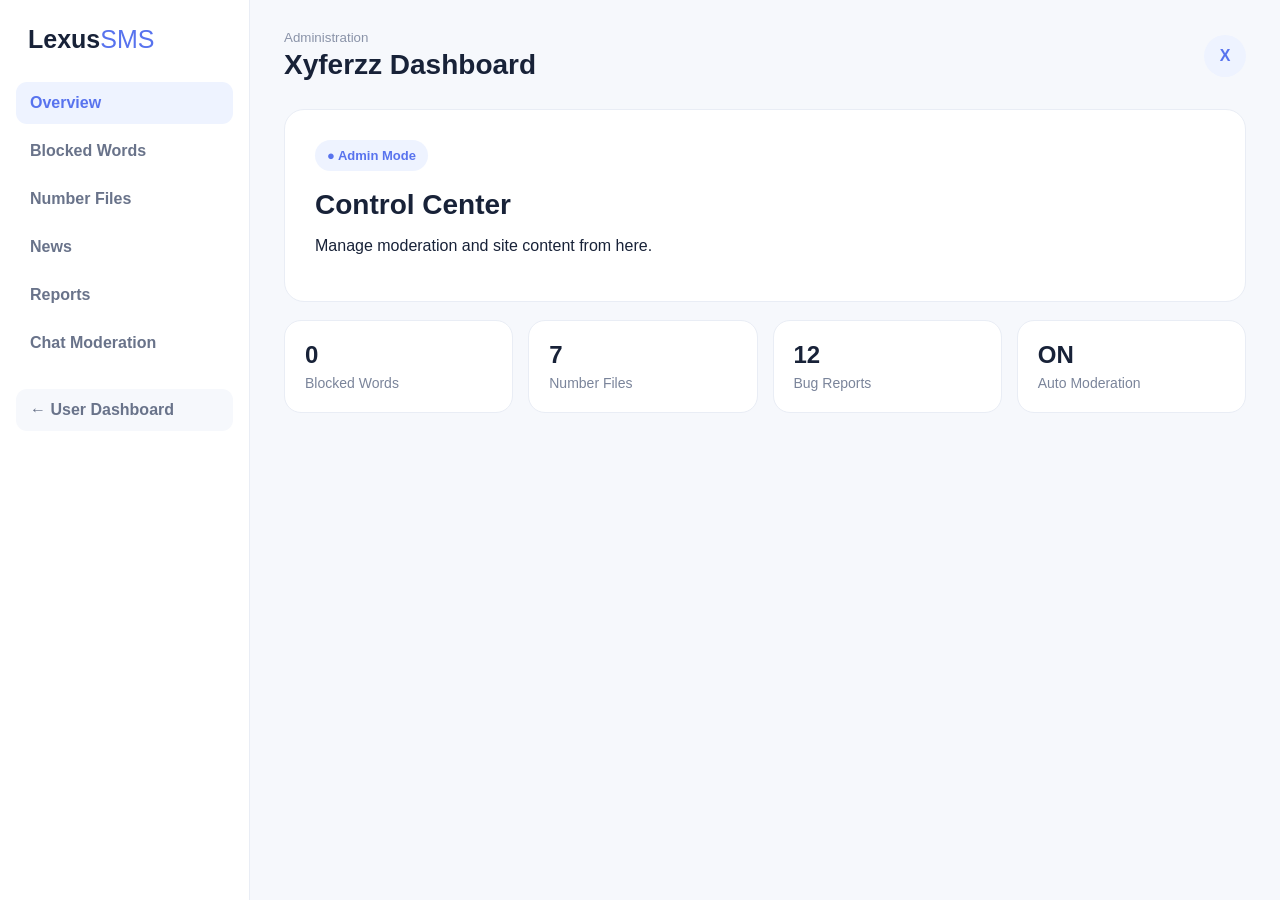
<file: Xyferzzdashboard.html>
<!doctype html>
<html lang="id"><head><meta charset="utf-8"><meta name="viewport" content="width=device-width,initial-scale=1"><title>Xyferzz Admin Dashboard</title><link rel="stylesheet" href="css/style.css"></head>
<body><div class="layout"><aside class="sidebar"><div class="brand">Lexus<span>SMS</span></div><nav>
<a class="active" href="#overview">Overview</a><a href="#blocked">Blocked Words</a><a href="#files">Number Files</a><a href="#news">News</a><a href="#reports">Reports</a><a href="#moderation">Chat Moderation</a></nav><a class="admin-link" href="index.html">← User Dashboard</a></aside>
<main class="main"><header><div><small>Administration</small><h1>Xyferzz Dashboard</h1></div><div class="avatar">X</div></header>
<section id="overview" class="page active"><div class="hero"><span class="pill">● Admin Mode</span><h2>Control Center</h2><p>Manage moderation and site content from here.</p></div><div class="stats"><div><b id="wordCount">0</b><span>Blocked Words</span></div><div><b>7</b><span>Number Files</span></div><div><b>12</b><span>Bug Reports</span></div><div><b>ON</b><span>Auto Moderation</span></div></div></section>
<section id="blocked" class="page"><div class="card"><div class="toolbar"><div><h2>Blocked Words</h2><p class="muted">Only admins can add or remove blocked words.</p></div></div><div class="add-row"><input id="wordInput" placeholder="Enter blocked word or phrase"><button onclick="addWord()">+ Add Block Word</button></div><div id="wordList"></div></div></section>
<section id="files" class="page"><div class="card"><h2>Number Files</h2><div class="add-row"><input placeholder="File name"><input placeholder="Country"><button onclick="demo()">Publish File</button></div><p class="muted">File management backend can be connected later.</p></div></section>
<section id="news" class="page"><div class="card"><h2>News Management</h2><textarea placeholder="Write news..."></textarea><button onclick="demo()">Publish News</button></div></section>
<section id="reports" class="page"><div class="card"><h2>Bug Reports</h2><p>No live reports connected yet.</p></div></section>
<section id="moderation" class="page"><div class="card"><h2>Chat Moderation</h2><div class="toggle on">● Auto Moderation ON</div><p class="muted">Blocked words configured above will be used by the backend moderation layer.</p></div></section>
</main></div><script src="js/admin.js"></script></body></html>
</file>
<file: css/style.css>
*{box-sizing:border-box}body{margin:0;font-family:Inter,Arial,sans-serif;background:#f6f8fc;color:#182238}.layout{display:flex;min-height:100vh}.sidebar{width:250px;background:#fff;border-right:1px solid #e9edf5;padding:25px 16px;position:fixed;height:100vh}.brand{font-size:25px;font-weight:800;padding:0 12px 28px}.brand span{font-weight:500;color:#5873ee}nav{display:grid;gap:6px}nav a,.admin-link{padding:12px 14px;border-radius:11px;text-decoration:none;color:#69738a;font-weight:600}nav a:hover,nav a.active{background:#eef3ff;color:#5873ee}.admin-link{display:block;margin-top:25px;background:#f6f8fc}.main{margin-left:250px;width:calc(100% - 250px);padding:28px 34px}header{display:flex;justify-content:space-between;align-items:center;margin-bottom:25px}header small{color:#8a93a8}h1{margin:3px 0;font-size:28px}h2{margin-top:0}.avatar{width:42px;height:42px;border-radius:50%;display:grid;place-items:center;background:#eef3ff;color:#5873ee;font-weight:800}.page{display:none}.page.active{display:block}.hero{background:#fff;border:1px solid #e9edf5;border-radius:20px;padding:30px;margin-bottom:18px}.hero h2{font-size:28px;margin:18px 0 8px}.pill,.toggle{display:inline-block;padding:8px 12px;border-radius:999px;background:#eef3ff;color:#5873ee;font-size:13px;font-weight:700}.stats{display:grid;grid-template-columns:repeat(4,1fr);gap:15px;margin-bottom:18px}.stats div,.card{background:#fff;border:1px solid #e9edf5;border-radius:17px;padding:20px}.stats b{display:block;font-size:24px;margin-bottom:5px}.stats span,.muted{color:#7a849a;font-size:14px}.grid2{display:grid;grid-template-columns:1fr 1fr;gap:18px}.news{padding:14px 0;border-bottom:1px solid #eef0f5}.toolbar,.add-row,.chatbox{display:flex;gap:10px;align-items:center;justify-content:space-between;margin-bottom:18px}input,textarea{border:1px solid #dfe4ee;border-radius:10px;padding:12px 13px;background:#fff;outline:none;font:inherit}input:focus,textarea:focus{border-color:#9aabef}button{border:0;border-radius:10px;padding:11px 15px;background:#5873ee;color:white;font-weight:700;cursor:pointer}button:hover{opacity:.9}.tags{display:flex;gap:7px;margin-bottom:16px}.tags button{background:#f0f3f9;color:#68738a;padding:8px 12px}.tags button:hover{background:#eef3ff;color:#5873ee}table{width:100%;border-collapse:collapse}th,td{text-align:left;padding:14px 10px;border-bottom:1px solid #edf0f5;font-size:14px}.country-tag{display:inline-block;background:#eef3ff;color:#5873ee;border-radius:7px;padding:5px 8px;font-weight:800}.file-list{display:grid;gap:10px}.file,.seller,.word-item{display:flex;align-items:center;gap:15px;padding:15px;border:1px solid #edf0f5;border-radius:12px}.file span{color:#7a849a;margin-right:auto}.logo{width:40px;height:40px;border-radius:10px;background:#eef3ff;color:#5873ee;display:grid;place-items:center;font-weight:800}.seller div:nth-child(2){margin-right:auto}.messages{min-height:240px;background:#f8f9fc;border-radius:13px;padding:15px;margin-bottom:12px}.messages div{background:#fff;border:1px solid #edf0f5;border-radius:10px;padding:10px;margin-bottom:8px}.messages p{margin:4px 0}.chatbox input{flex:1}.card textarea{width:100%;min-height:150px;margin-bottom:12px}.mini{margin-top:15px}.word-item{justify-content:space-between;margin-top:9px}.word-item button{background:#f4e9ed;color:#b04f67}.on{background:#eaf8f0;color:#238452}.add-row{justify-content:flex-start}.add-row input{flex:1}@media(max-width:800px){.sidebar{width:75px;padding:20px 8px}.brand{font-size:0}.brand:first-letter{font-size:25px}nav a{font-size:0;text-align:center}nav a:first-letter{font-size:18px}.admin-link{font-size:0;text-align:center}.main{margin-left:75px;width:calc(100% - 75px);padding:20px}.stats,.grid2{grid-template-columns:1fr 1fr}.toolbar,.add-row{flex-wrap:wrap}}@media(max-width:520px){.stats,.grid2{grid-template-columns:1fr}.main{padding:14px}table{font-size:12px}th,td{padding:10px 5px}}
</file>
